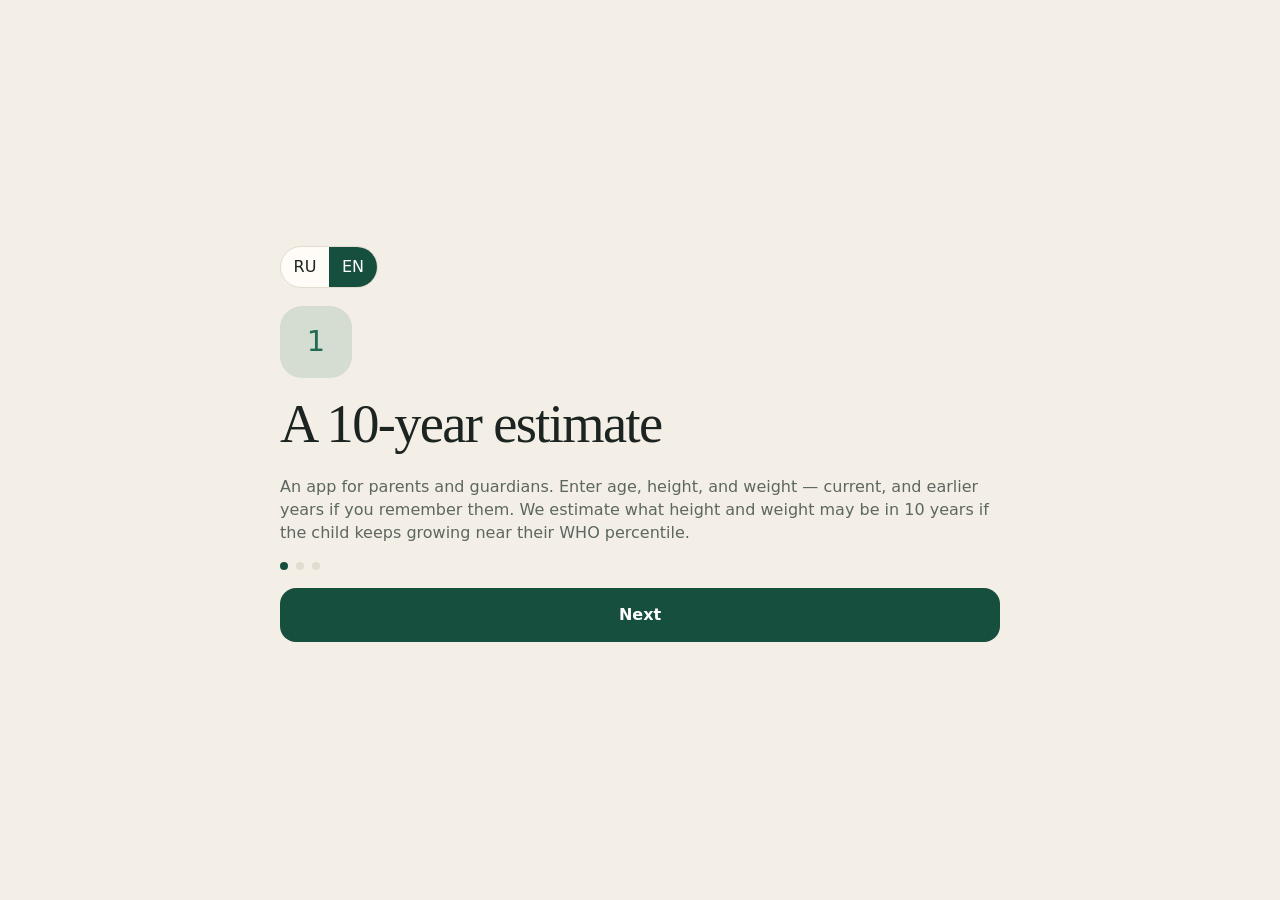
<file: index.html>
<!DOCTYPE html>
<html lang="ru">
<head>
  <meta charset="utf-8">
  <meta name="viewport" content="width=device-width, initial-scale=1">
  <meta http-equiv="refresh" content="0; url=web/">
  <link rel="canonical" href="web/">
  <title>Будущий рост</title>
  <script>location.replace("web/");</script>
</head>
<body>
  <p><a href="web/">Открыть приложение «Будущий рост»</a></p>
</body>
</html>
</file>
<file: web/styles.css>
:root {
  color-scheme: light;
  --paper: #f3eee6;
  --card: #fffcf7;
  --ink: #1c2421;
  --secondary: #5c675f;
  --spruce: #1f6b54;
  --amber: #a15c12;
  --coral: #9c3b32;
  --hairline: #e3dcd0;
  --button: #174f3e;
  --button-text: #fff;
  --shadow: 0 16px 40px rgba(23, 36, 33, 0.06);
  --serif: Palatino, "Palatino Linotype", "Iowan Old Style", Georgia, serif;
  --sans: "Segoe UI", system-ui, sans-serif;
}

@media (prefers-color-scheme: dark) {
  :root {
    color-scheme: dark;
    --paper: #101614;
    --card: #1b2420;
    --ink: #f4f0e8;
    --secondary: #c5d0c8;
    --spruce: #8ed7b8;
    --amber: #e6b15e;
    --coral: #f0a8a0;
    --hairline: #2c3933;
    --button: #8ed7b8;
    --button-text: #10211b;
    --shadow: none;
  }
}

* { box-sizing: border-box; }

body {
  margin: 0;
  min-height: 100vh;
  background: var(--paper);
  color: var(--ink);
  font-family: var(--sans);
  line-height: 1.45;
}

button, input { font: inherit; color: inherit; }

button { cursor: pointer; }

:focus-visible {
  outline: 3px solid var(--spruce);
  outline-offset: 2px;
}

.boot, .loading {
  padding: 48px 20px;
  color: var(--secondary);
}

.app-header, .pane, .modal-card, .onboarding {
  animation: rise 0.35s ease;
}

@media (prefers-reduced-motion: reduce) {
  .app-header, .pane, .modal-card, .onboarding { animation: none; }
}

@keyframes rise {
  from { opacity: 0; transform: translateY(6px); }
  to { opacity: 1; transform: none; }
}

.shell {
  width: min(1120px, calc(100% - 32px));
  margin: 0 auto;
  padding: 20px 0 48px;
}

.app-header {
  display: flex;
  justify-content: space-between;
  gap: 12px 16px;
  align-items: flex-end;
  flex-wrap: wrap;
  margin-bottom: 18px;
}

.brand {
  margin: 0;
  font-family: var(--serif);
  font-size: clamp(2rem, 4vw, 3rem);
  font-weight: 500;
  letter-spacing: -0.03em;
}

.subtitle, .muted, .footnote { color: var(--secondary); }

.subtitle { margin: 4px 0 0; }

.lang {
  display: flex;
  width: max-content;
  justify-self: start;
  border: 1px solid var(--hairline);
  border-radius: 999px;
  overflow: hidden;
  background: var(--card);
}

.lang button {
  border: 0;
  background: transparent;
  padding: 8px 12px;
  min-width: 48px;
}

.lang button[aria-pressed="true"] {
  background: var(--button);
  color: var(--button-text);
}

.layout { display: grid; gap: 18px; }
.detail-pane { display: none; }
.layout.has-selection .list-pane { display: none; }
.layout.has-selection .detail-pane { display: block; }
.detail-only { justify-self: start; width: max-content; }

@media (min-width: 960px) {
  .layout { grid-template-columns: 340px minmax(0, 1fr); align-items: start; }
  .detail-pane, .layout.has-selection .list-pane { display: block; }
  .detail-only { display: none; justify-self: start; }
}

.card, .child-card, .modal-card {
  background: var(--card);
  border: 1px solid var(--hairline);
  border-radius: 22px;
  box-shadow: var(--shadow);
}

.card { padding: 18px; }

.stack { display: grid; gap: 12px; }

.child-card {
  width: 100%;
  text-align: left;
  padding: 14px;
  display: flex;
  gap: 12px;
  align-items: center;
}

.child-card.selected { border-color: var(--button); border-width: 2px; }

.avatar {
  width: 46px;
  height: 46px;
  border-radius: 50%;
  display: grid;
  place-items: center;
  color: white;
  font-weight: 650;
  flex: none;
}

.child-card h2, .section-title, .modal-card h2, .onboarding h2 {
  margin: 0;
  font-size: 1.05rem;
}

.child-copy { min-width: 0; }
.child-copy p { margin: 2px 0 0; }
.nums { font-variant-numeric: tabular-nums; }

.actions, .inline-actions, .hero-grid, .fields {
  display: flex;
  gap: 12px;
  flex-wrap: wrap;
}

.primary, .secondary, .text-button, .danger {
  border-radius: 16px;
  border: 1px solid transparent;
  padding: 14px 16px;
  min-height: 48px;
}

.primary {
  background: var(--button);
  color: var(--button-text);
  font-weight: 650;
}

.secondary, .text-button {
  background: var(--card);
  border-color: var(--hairline);
  font-weight: 650;
}

.primary.wide, .secondary.wide { width: 100%; }

button:disabled { opacity: 0.45; cursor: not-allowed; }

.danger {
  background: transparent;
  color: var(--coral);
  width: 100%;
}

.hero-grid { align-items: stretch; }
.hero-grid > div { flex: 1 1 180px; }
.metric-label { color: var(--spruce); font-weight: 650; }
.metric-value {
  font-family: var(--sans);
  font-size: clamp(1.8rem, 4vw, 2.4rem);
  font-weight: 650;
  letter-spacing: -0.04em;
  margin: 2px 0;
}
.serif { font-family: var(--serif); font-size: 1.45rem; font-weight: 500; margin: 0; }

.segmented {
  display: grid;
  grid-template-columns: 1fr 1fr;
  gap: 4px;
  padding: 4px;
  background: var(--card);
  border: 1px solid var(--hairline);
  border-radius: 16px;
}

.segmented button {
  border: 0;
  background: transparent;
  border-radius: 12px;
  min-height: 42px;
  font-weight: 650;
}

.segmented button[aria-pressed="true"] {
  background: var(--button);
  color: var(--button-text);
}

.chart { width: 100%; height: auto; display: block; }
.chart text { fill: var(--secondary); font-size: 12px; font-family: var(--sans); }
.chart .grid { stroke: var(--hairline); stroke-width: 1; }
.chart .band { fill: var(--spruce); opacity: 0.16; }
.chart .history-line, .chart .forecast-line { fill: none; stroke: var(--spruce); stroke-width: 2.5; stroke-linecap: round; stroke-linejoin: round; }
.chart .forecast-line { stroke-dasharray: 7 5; }
.chart .dot { fill: var(--spruce); }
.chart.weight .band { fill: var(--amber); }
.chart.weight .history-line, .chart.weight .forecast-line, .chart.weight .dot { stroke: var(--amber); fill: var(--amber); }
.chart.weight .history-line, .chart.weight .forecast-line { fill: none; }
p:empty { display: none; }

.table-wrap { overflow-x: auto; }
table { width: 100%; border-collapse: collapse; }
th { text-align: left; color: var(--secondary); font-size: 0.78rem; font-weight: 650; }
td, th { padding: 8px 8px 8px 0; vertical-align: top; }
.now-tag { color: var(--spruce); font-size: 0.72rem; font-weight: 700; }

.measure-row, .section-head {
  display: flex;
  justify-content: space-between;
  gap: 12px;
  align-items: center;
}

.measure-row {
  width: 100%;
  text-align: left;
  padding: 14px;
  margin-top: 8px;
}

details summary { cursor: pointer; font-weight: 650; }
details p { margin-bottom: 0; }

.footnote { font-size: 0.86rem; }

.warn { color: var(--amber); }
.error { color: var(--coral); }

.field { display: grid; gap: 6px; flex: 1 1 140px; }
.field span { color: var(--secondary); font-weight: 650; font-size: 0.92rem; }
input[type="text"], input[type="number"] {
  width: 100%;
  border: 1px solid var(--hairline);
  background: var(--paper);
  border-radius: 14px;
  padding: 12px 14px;
  font-size: 1.25rem;
}

.stepper {
  display: flex;
  justify-content: space-between;
  gap: 8px;
  align-items: center;
}

.stepper button {
  width: 44px;
  height: 44px;
  border-radius: 12px;
  border: 1px solid var(--hairline);
  background: var(--paper);
}

.sex-row { display: grid; grid-template-columns: 1fr 1fr; gap: 10px; }
.sex-row button[aria-pressed="true"] {
  background: var(--button);
  color: var(--button-text);
  border-color: var(--button);
}

.overlay {
  position: fixed;
  inset: 0;
  background: rgba(16, 22, 20, 0.46);
  display: grid;
  place-items: end center;
  padding: 16px;
  z-index: 20;
}

@media (min-width: 720px) {
  .overlay { place-items: center; }
}

.modal-card {
  width: min(560px, 100%);
  max-height: min(92vh, 860px);
  overflow: auto;
  padding: 18px;
  display: grid;
  gap: 12px;
  align-content: start;
}

.modal-head, .onboarding-bar {
  display: flex;
  justify-content: space-between;
  gap: 12px;
  align-items: center;
}

.onboarding {
  min-height: 100vh;
  display: grid;
  align-content: center;
  width: min(720px, calc(100% - 36px));
  margin: 0 auto;
  padding: 28px 0 40px;
  gap: 18px;
}

.onboarding h2 {
  font-family: var(--serif);
  font-size: clamp(2.2rem, 6vw, 3.4rem);
  font-weight: 500;
  letter-spacing: -0.03em;
  line-height: 1.05;
}

.symbol {
  width: 72px;
  height: 72px;
  border-radius: 22px;
  display: grid;
  place-items: center;
  background: color-mix(in srgb, var(--spruce) 14%, transparent);
  color: var(--spruce);
  font-size: 1.8rem;
}

.dots { display: flex; gap: 8px; }
.dots i {
  width: 8px;
  height: 8px;
  border-radius: 50%;
  background: var(--hairline);
  display: block;
}
.dots i.on { background: var(--button); }

.empty-mark { font-size: 2rem; color: var(--spruce); }

.about-block + .about-block { margin-top: 14px; }
.about-block h3 { margin: 0 0 6px; }
.about-block p { margin: 0; white-space: pre-wrap; }
</file>
